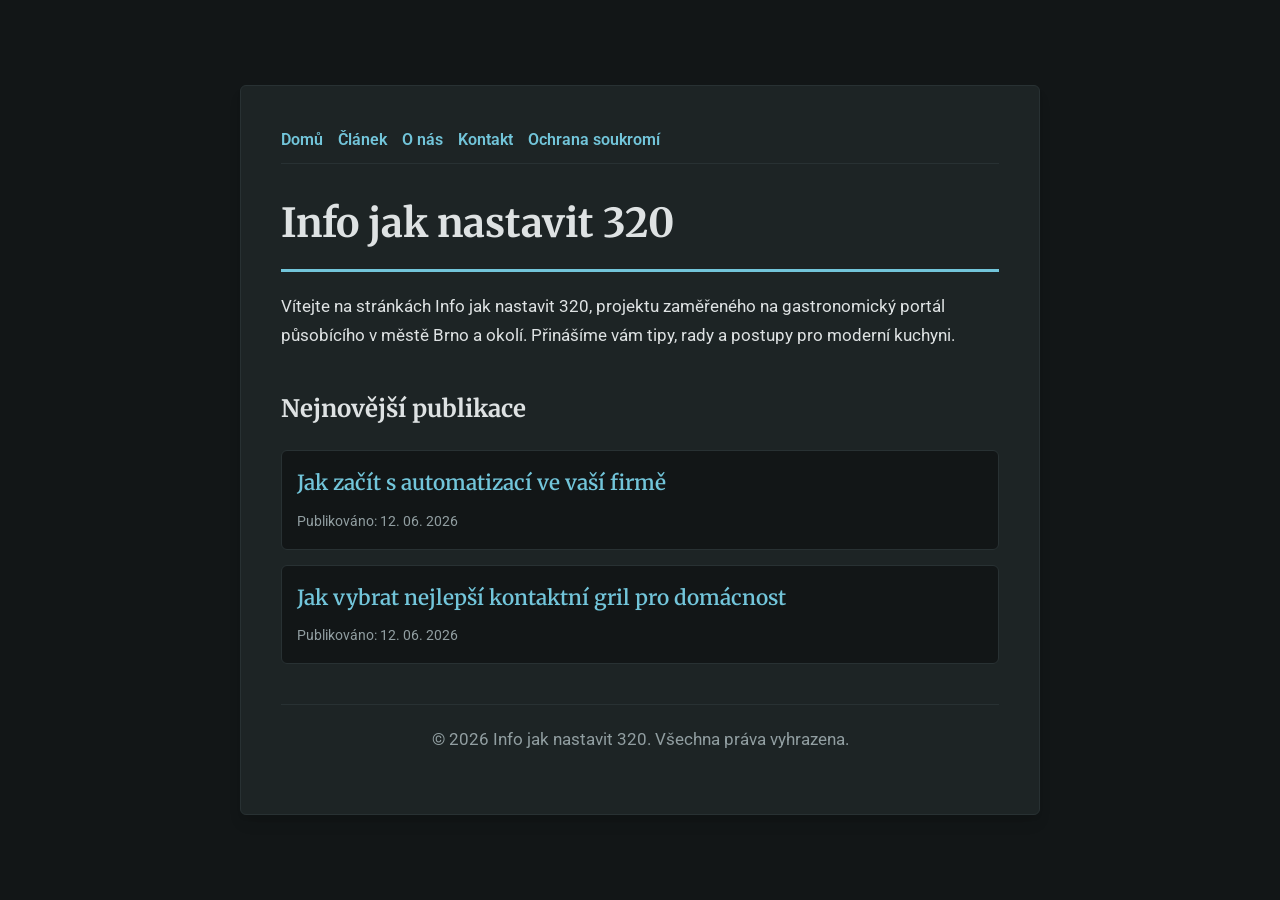
<file: index.html>
<!DOCTYPE html>
<html lang="cs">
<head>
    <meta charset="UTF-8">
    <meta name="viewport" content="width=device-width, initial-scale=1.0">
    <title>Info jak nastavit 320 | Gastronomický portál - Brno</title>
    <meta name="description" content="Vítejte na stránkách Info jak nastavit 320, projektu zaměřeného na gastronomický portál působícího v městě Brno a okolí. Přinášíme vám tipy, rady a postupy pro moderní kuchyni.">
    <meta name="geo.region" content="CZ" />
    <meta name="geo.placename" content="Brno" />
    <meta name="geo.position" content="49.1951;16.6068" />
    <meta name="ICBM" content="49.1951, 16.6068" />
    <link rel="stylesheet" href="style.css">
    <script type="application/ld+json">
{
  "@context": "https://schema.org",
  "@type": "LocalBusiness",
  "name": "Info jak nastavit 320",
  "url": "https://info-jak-nastavit-320.github.io",
  "telephone": "+420 541 555 456",
  "address": {
    "@type": "PostalAddress",
    "addressLocality": "Brno",
    "addressRegion": "Jihomoravský",
    "postalCode": "602 00",
    "addressCountry": "CZ"
  },
  "geo": {
    "@type": "GeoCoordinates",
    "latitude": 49.1951,
    "longitude": 16.6068
  }
}
</script>
</head>
<body>
    
        <div class="container" style="max-width: 800px;">
            <nav style="display: flex; gap: 15px; margin-bottom: 25px; border-bottom: 1px solid var(--border-color); padding-bottom: 10px; overflow-x: auto; flex-wrap: wrap;">
            <a href="index.html">Domů</a>
            <a href="jak-zacit-s-automatizaci-ve-vasi-firme.html">Článek</a>
            <a href="about.html">O nás</a>
            <a href="contact.html">Kontakt</a>
            <a href="privacy.html">Ochrana soukromí</a>
        </nav>
            <h1>Info jak nastavit 320</h1>
            <p>Vítejte na stránkách Info jak nastavit 320, projektu zaměřeného na gastronomický portál působícího v městě Brno a okolí. Přinášíme vám tipy, rady a postupy pro moderní kuchyni.</p>
            <h2 style="margin-top: 40px;">Nejnovější publikace</h2>
            <ul style="list-style-type: none; padding-left: 0;">
                <li style="background: var(--bg-color); padding: 15px; border-radius: var(--border-radius); border: 1px solid var(--border-color); margin-bottom: 15px;">
                <h3 style="margin-bottom: 5px; font-size: 1.3rem;"><a href="jak-zacit-s-automatizaci-ve-vasi-firme.html">Jak začít s automatizací ve vaší firmě</a></h3>
                <span style="font-size:0.85rem; color: var(--muted-text)">Publikováno: 12. 06. 2026</span>
            </li>
<li style="background: var(--bg-color); padding: 15px; border-radius: var(--border-radius); border: 1px solid var(--border-color); margin-bottom: 15px;">
                <h3 style="margin-bottom: 5px; font-size: 1.3rem;"><a href="jak-vybrat-nejlepsi-kontaktni-gril-pro-domacnost.html">Jak vybrat nejlepší kontaktní gril pro domácnost</a></h3>
                <span style="font-size:0.85rem; color: var(--muted-text)">Publikováno: 12. 06. 2026</span>
            </li>

            </ul>
            <footer>
                <p>&copy; 2026 Info jak nastavit 320. Všechna práva vyhrazena.</p>
            </footer>
        </div>
        
</body>
</html>
</file>
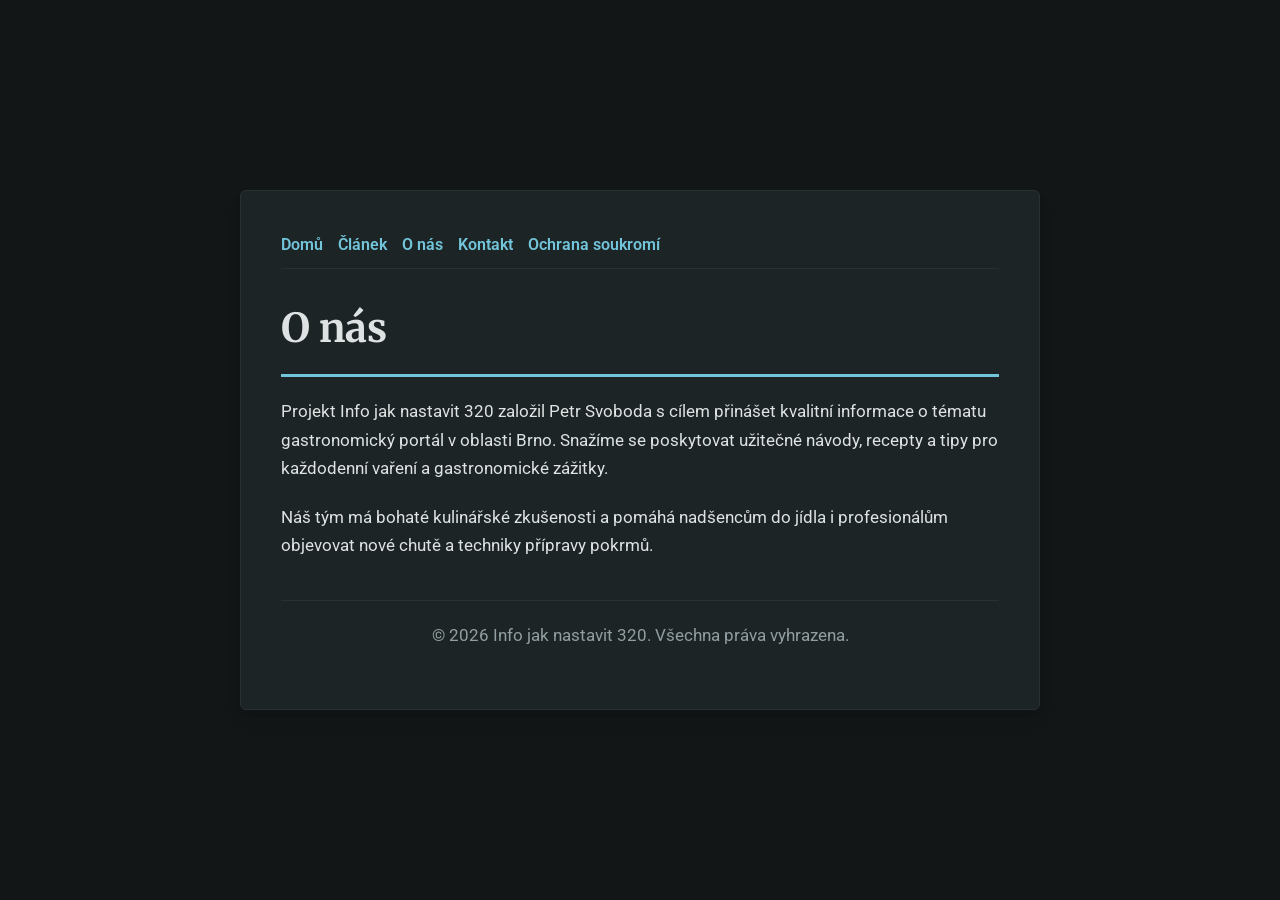
<file: about.html>
<!DOCTYPE html>
<html lang="cs">
<head>
    <meta charset="UTF-8">
    <meta name="viewport" content="width=device-width, initial-scale=1.0">
    <title>O nás | Info jak nastavit 320</title>
    <meta name="description" content="Projekt Info jak nastavit 320 založil Petr Svoboda s cílem přinášet kvalitní informace o tématu gastronomický portál v oblasti Brno. Snažíme se poskytovat užitečné návody, recepty a tipy pro každodenní vaření a gastronomické zážitky.">
    <meta name="geo.region" content="CZ" />
    <meta name="geo.placename" content="Brno" />
    <meta name="geo.position" content="49.1951;16.6068" />
    <meta name="ICBM" content="49.1951, 16.6068" />
    <link rel="stylesheet" href="style.css">
</head>
<body>
    
        <div class="container" style="max-width: 800px;">
            <nav style="display: flex; gap: 15px; margin-bottom: 25px; border-bottom: 1px solid var(--border-color); padding-bottom: 10px; overflow-x: auto; flex-wrap: wrap;">
            <a href="index.html">Domů</a>
            <a href="jak-zacit-s-automatizaci-ve-vasi-firme.html">Článek</a>
            <a href="about.html">O nás</a>
            <a href="contact.html">Kontakt</a>
            <a href="privacy.html">Ochrana soukromí</a>
        </nav>
            <h1>O nás</h1>
            <p>Projekt Info jak nastavit 320 založil Petr Svoboda s cílem přinášet kvalitní informace o tématu gastronomický portál v oblasti Brno. Snažíme se poskytovat užitečné návody, recepty a tipy pro každodenní vaření a gastronomické zážitky.</p>
            <p>Náš tým má bohaté kulinářské zkušenosti a pomáhá nadšencům do jídla i profesionálům objevovat nové chutě a techniky přípravy pokrmů.</p>
            <footer>
                <p>&copy; 2026 Info jak nastavit 320. Všechna práva vyhrazena.</p>
            </footer>
        </div>
        
</body>
</html>
</file>
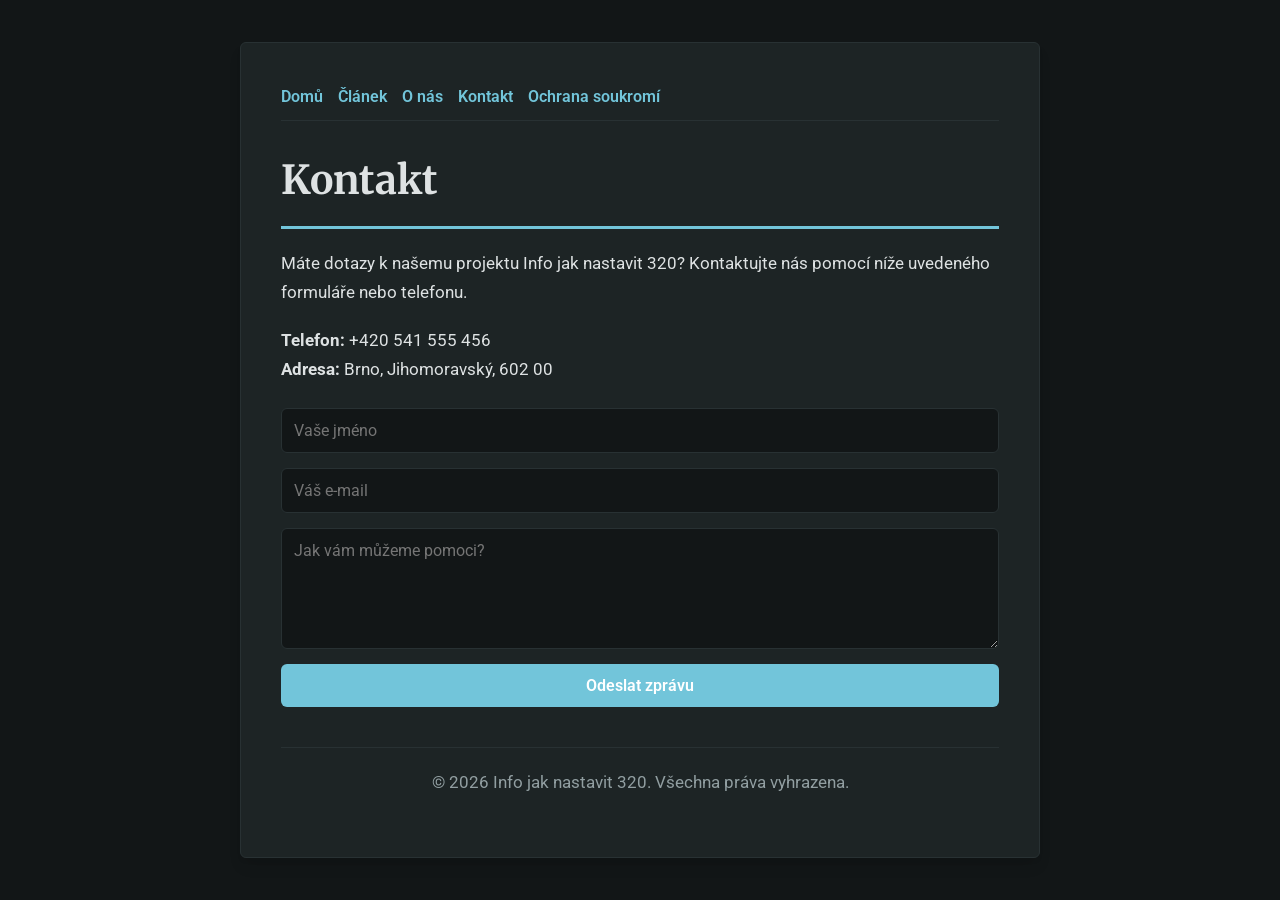
<file: contact.html>
<!DOCTYPE html>
<html lang="cs">
<head>
    <meta charset="UTF-8">
    <meta name="viewport" content="width=device-width, initial-scale=1.0">
    <title>Kontakt | Info jak nastavit 320</title>
    <meta name="description" content="Máte dotazy k našemu projektu Info jak nastavit 320? Kontaktujte nás pomocí níže uvedeného formuláře nebo telefonu.">
    <meta name="geo.region" content="CZ" />
    <meta name="geo.placename" content="Brno" />
    <meta name="geo.position" content="49.1951;16.6068" />
    <meta name="ICBM" content="49.1951, 16.6068" />
    <link rel="stylesheet" href="style.css">
</head>
<body>
    
        <div class="container" style="max-width: 800px;">
            <nav style="display: flex; gap: 15px; margin-bottom: 25px; border-bottom: 1px solid var(--border-color); padding-bottom: 10px; overflow-x: auto; flex-wrap: wrap;">
            <a href="index.html">Domů</a>
            <a href="jak-zacit-s-automatizaci-ve-vasi-firme.html">Článek</a>
            <a href="about.html">O nás</a>
            <a href="contact.html">Kontakt</a>
            <a href="privacy.html">Ochrana soukromí</a>
        </nav>
            <h1>Kontakt</h1>
            <p>Máte dotazy k našemu projektu Info jak nastavit 320? Kontaktujte nás pomocí níže uvedeného formuláře nebo telefonu.</p>
            <p><strong>Telefon:</strong> +420 541 555 456<br><strong>Adresa:</strong> Brno, Jihomoravský, 602 00</p>
            <form action="https://formspree.io/f/placeholder" method="POST">
                <input type="text" name="name" placeholder="Vaše jméno" required>
                <input type="email" name="email" placeholder="Váš e-mail" required>
                <textarea name="message" placeholder="Jak vám můžeme pomoci?" rows="5" required></textarea>
                <button type="submit">Odeslat zprávu</button>
            </form>
            <footer>
                <p>&copy; 2026 Info jak nastavit 320. Všechna práva vyhrazena.</p>
            </footer>
        </div>
        
</body>
</html>
</file>
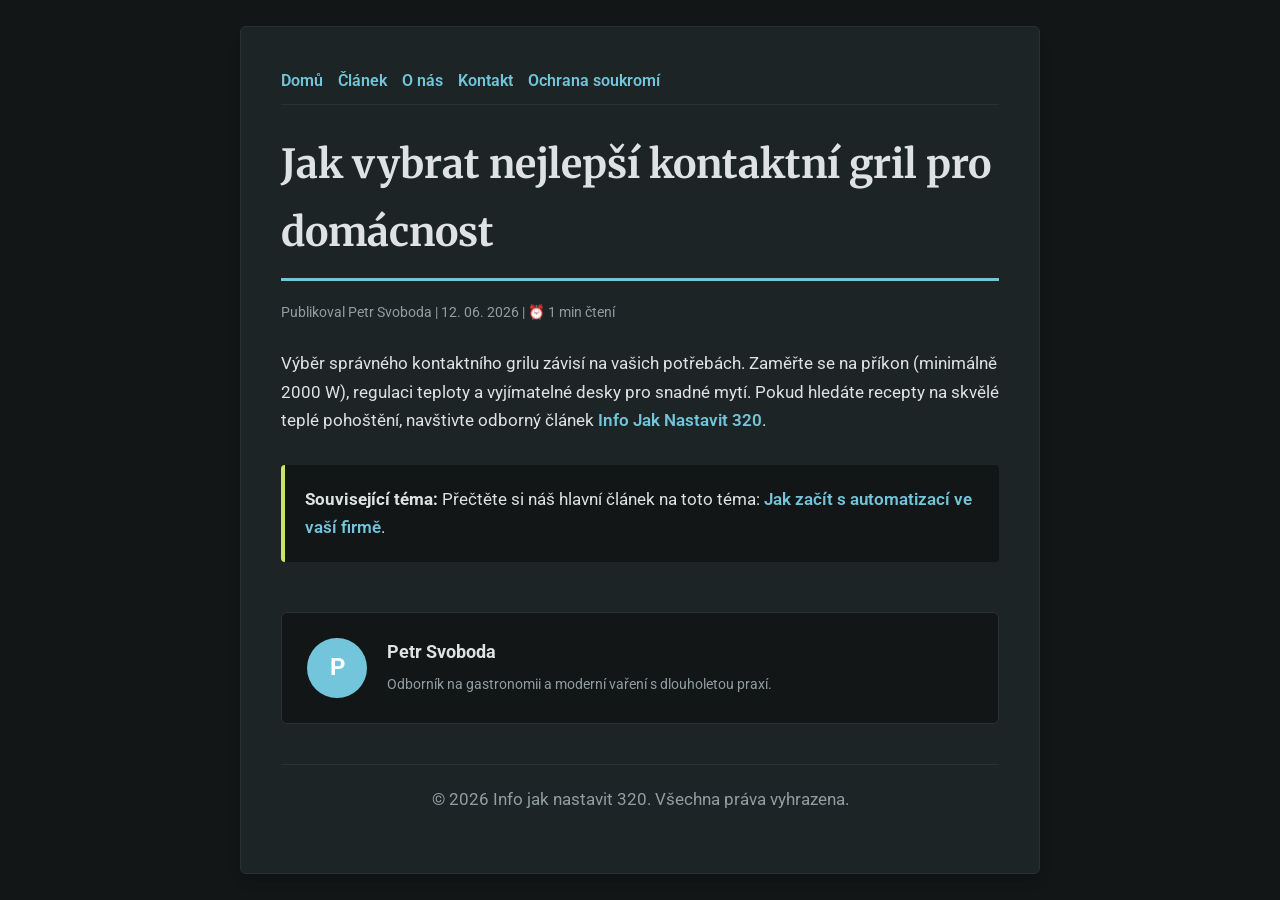
<file: jak-vybrat-nejlepsi-kontaktni-gril-pro-domacnost.html>
<!DOCTYPE html>
<html lang="cs">
<head>
    <meta charset="UTF-8">
    <meta name="viewport" content="width=device-width, initial-scale=1.0">
    <title>Jak vybrat nejlepší kontaktní gril pro domácnost - Info jak nastavit 320</title>
    <meta name="description" content="Jak vybrat nejlepší kontaktní gril pro domácnost">
    <meta name="geo.region" content="CZ" />
    <meta name="geo.placename" content="Brno" />
    <meta name="geo.position" content="49.1951;16.6068" />
    <meta name="ICBM" content="49.1951, 16.6068" />
    <link rel="stylesheet" href="style.css">
</head>
<body>
    
            <div class="container" style="max-width: 800px;">
                <nav style="display: flex; gap: 15px; margin-bottom: 25px; border-bottom: 1px solid var(--border-color); padding-bottom: 10px; overflow-x: auto; flex-wrap: wrap;">
            <a href="index.html">Domů</a>
            <a href="jak-zacit-s-automatizaci-ve-vasi-firme.html">Článek</a>
            <a href="about.html">O nás</a>
            <a href="contact.html">Kontakt</a>
            <a href="privacy.html">Ochrana soukromí</a>
        </nav>
                <h1>Jak vybrat nejlepší kontaktní gril pro domácnost</h1>
                <div style="font-size:0.85rem; color: var(--muted-text); margin-bottom: 25px;">
                    Publikoval Petr Svoboda | 12. 06. 2026 | ⏰ 1 min čtení
                </div>
                <article style="margin-top: 20px;">
                    <p>Výběr správného kontaktního grilu závisí na vašich potřebách. Zaměřte se na příkon (minimálně 2000 W), regulaci teploty a vyjímatelné desky pro snadné mytí. Pokud hledáte recepty na skvělé teplé pohoštění, navštivte odborný článek <a href="https://dwnldfullmovie-create.github.io/jak-nastavit-web-470/trendy-v-oblasti-digitalni-transformace-a-automatizace-procesu.html">Info Jak Nastavit 320</a>.</p>
                    <div class="link-resource" style="margin-top: 30px; padding: 20px; border-left: 4px solid var(--accent-color); background: var(--bg-color); border-radius: 4px;"><p style="margin: 0;"><strong>Související téma:</strong> Přečtěte si náš hlavní článek na toto téma: <a href="jak-zacit-s-automatizaci-ve-vasi-firme.html">Jak začít s automatizací ve vaší firmě</a>.</p></div>
                </article>
                
            <div class="author-box" style="margin-top: 50px; padding: 25px; background: var(--bg-color); border: 1px solid var(--border-color); border-radius: var(--border-radius); display: flex; gap: 20px; align-items: center;">
                <div style="width: 60px; height: 60px; border-radius: 50%; background: var(--primary-color); display: flex; align-items: center; justify-content: center; color: white; font-weight: bold; font-size: 1.5rem;">P</div>
                <div>
                    <h4 style="margin-bottom: 5px; font-weight: bold; font-size: 1.1rem;">Petr Svoboda</h4>
                    <p style="margin: 0; font-size: 0.9rem; color: var(--muted-text);">Odborník na gastronomii a moderní vaření s dlouholetou praxí.</p>
                </div>
            </div>
            
                <footer>
                    <p>&copy; 2026 Info jak nastavit 320. Všechna práva vyhrazena.</p>
                </footer>
            </div>
            
</body>
</html>
</file>
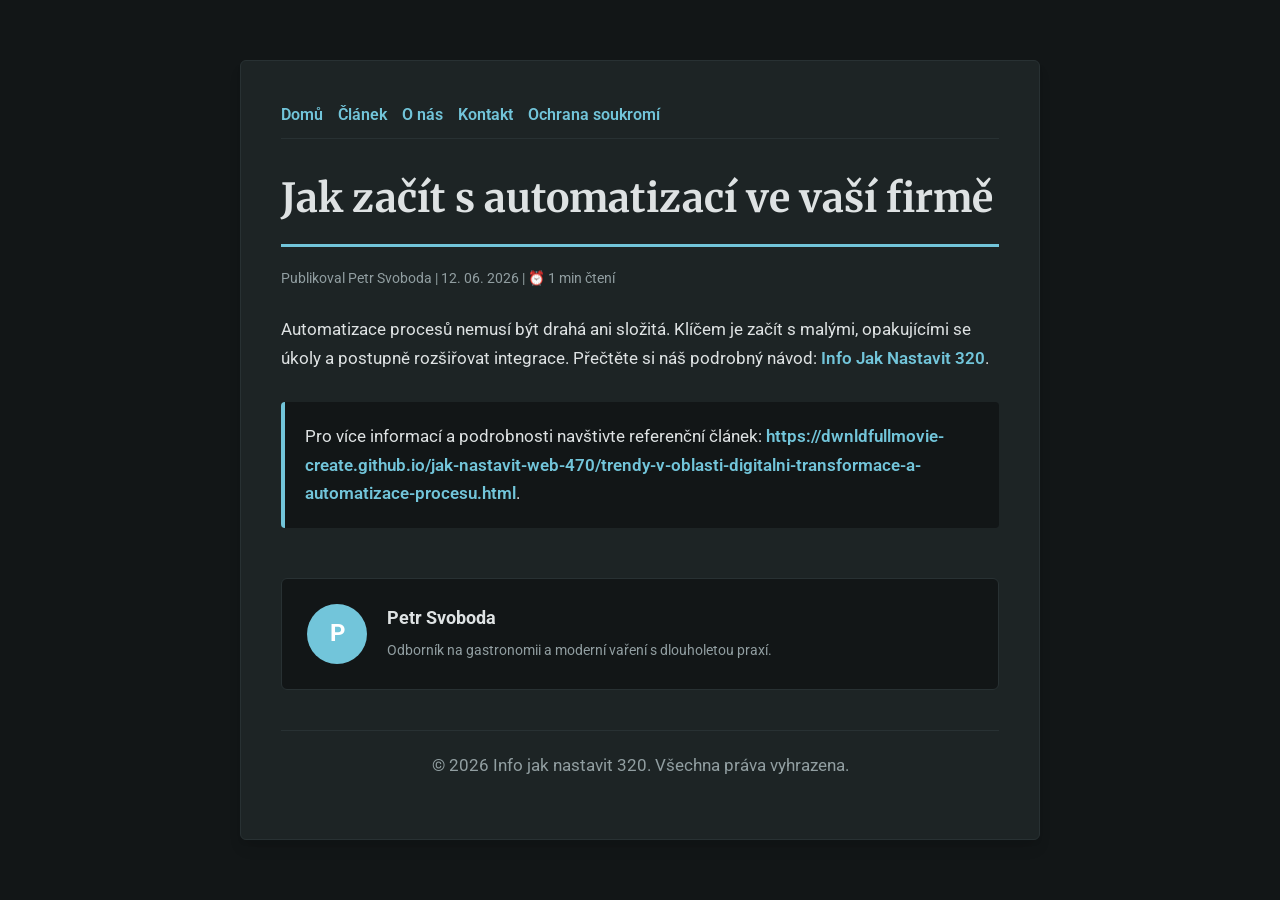
<file: jak-zacit-s-automatizaci-ve-vasi-firme.html>
<!DOCTYPE html>
<html lang="cs">
<head>
    <meta charset="UTF-8">
    <meta name="viewport" content="width=device-width, initial-scale=1.0">
    <title>Jak začít s automatizací ve vaší firmě - Info jak nastavit 320</title>
    <meta name="description" content="Jak začít s automatizací ve vaší firmě">
    <meta name="geo.region" content="CZ" />
    <meta name="geo.placename" content="Brno" />
    <meta name="geo.position" content="49.1951;16.6068" />
    <meta name="ICBM" content="49.1951, 16.6068" />
    <link rel="stylesheet" href="style.css">
</head>
<body>
    
            <div class="container" style="max-width: 800px;">
                <nav style="display: flex; gap: 15px; margin-bottom: 25px; border-bottom: 1px solid var(--border-color); padding-bottom: 10px; overflow-x: auto; flex-wrap: wrap;">
            <a href="index.html">Domů</a>
            <a href="jak-zacit-s-automatizaci-ve-vasi-firme.html">Článek</a>
            <a href="about.html">O nás</a>
            <a href="contact.html">Kontakt</a>
            <a href="privacy.html">Ochrana soukromí</a>
        </nav>
                <h1>Jak začít s automatizací ve vaší firmě</h1>
                <div style="font-size:0.85rem; color: var(--muted-text); margin-bottom: 25px;">
                    Publikoval Petr Svoboda | 12. 06. 2026 | ⏰ 1 min čtení
                </div>
                <article style="margin-top: 20px;">
                    <p>Automatizace procesů nemusí být drahá ani složitá. Klíčem je začít s malými, opakujícími se úkoly a postupně rozšiřovat integrace. Přečtěte si náš podrobný návod: <a href="https://dwnldfullmovie-create.github.io/jak-nastavit-web-470/trendy-v-oblasti-digitalni-transformace-a-automatizace-procesu.html">Info Jak Nastavit 320</a>.</p>
                    <div class="link-resource" style="margin-top: 30px; padding: 20px; border-left: 4px solid var(--primary-color); background: var(--bg-color); border-radius: 4px;"><p style="margin: 0;">Pro více informací a podrobnosti navštivte referenční článek: <strong><a href="https://dwnldfullmovie-create.github.io/jak-nastavit-web-470/trendy-v-oblasti-digitalni-transformace-a-automatizace-procesu.html">https://dwnldfullmovie-create.github.io/jak-nastavit-web-470/trendy-v-oblasti-digitalni-transformace-a-automatizace-procesu.html</a></strong>.</p></div>
                </article>
                
            <div class="author-box" style="margin-top: 50px; padding: 25px; background: var(--bg-color); border: 1px solid var(--border-color); border-radius: var(--border-radius); display: flex; gap: 20px; align-items: center;">
                <div style="width: 60px; height: 60px; border-radius: 50%; background: var(--primary-color); display: flex; align-items: center; justify-content: center; color: white; font-weight: bold; font-size: 1.5rem;">P</div>
                <div>
                    <h4 style="margin-bottom: 5px; font-weight: bold; font-size: 1.1rem;">Petr Svoboda</h4>
                    <p style="margin: 0; font-size: 0.9rem; color: var(--muted-text);">Odborník na gastronomii a moderní vaření s dlouholetou praxí.</p>
                </div>
            </div>
            
                <footer>
                    <p>&copy; 2026 Info jak nastavit 320. Všechna práva vyhrazena.</p>
                </footer>
            </div>
            
</body>
</html>
</file>
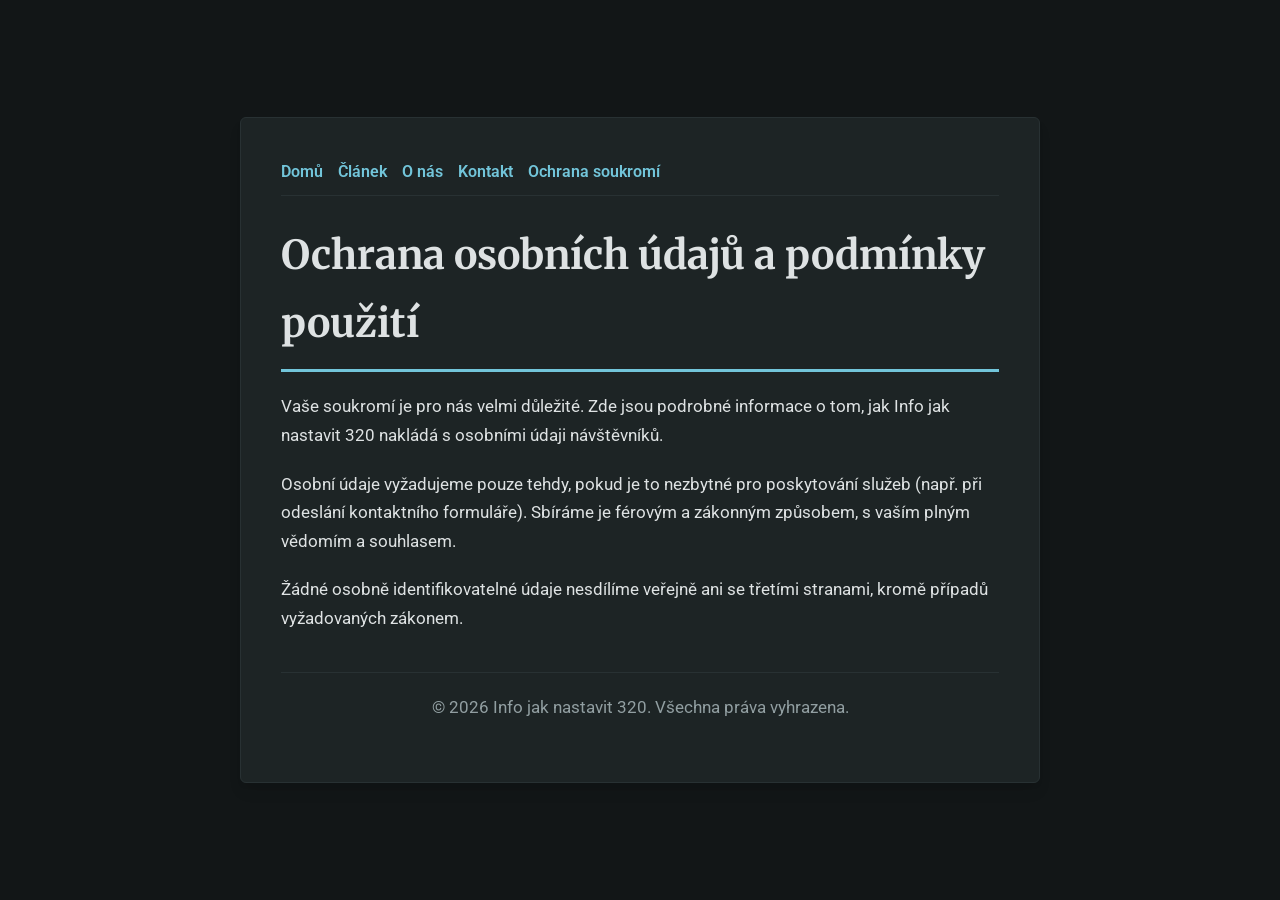
<file: privacy.html>
<!DOCTYPE html>
<html lang="cs">
<head>
    <meta charset="UTF-8">
    <meta name="viewport" content="width=device-width, initial-scale=1.0">
    <title>Ochrana osobních údajů a podmínky použití - Info jak nastavit 320</title>
    <meta name="description" content="Vaše soukromí je pro nás velmi důležité. Zde jsou podrobné informace o tom, jak Info jak nastavit 320 nakládá s osobními údaji návštěvníků.">
    <meta name="geo.region" content="CZ" />
    <meta name="geo.placename" content="Brno" />
    <meta name="geo.position" content="49.1951;16.6068" />
    <meta name="ICBM" content="49.1951, 16.6068" />
    <link rel="stylesheet" href="style.css">
</head>
<body>
    
        <div class="container" style="max-width: 800px;">
            <nav style="display: flex; gap: 15px; margin-bottom: 25px; border-bottom: 1px solid var(--border-color); padding-bottom: 10px; overflow-x: auto; flex-wrap: wrap;">
            <a href="index.html">Domů</a>
            <a href="jak-zacit-s-automatizaci-ve-vasi-firme.html">Článek</a>
            <a href="about.html">O nás</a>
            <a href="contact.html">Kontakt</a>
            <a href="privacy.html">Ochrana soukromí</a>
        </nav>
            <h1>Ochrana osobních údajů a podmínky použití</h1>
            <p>Vaše soukromí je pro nás velmi důležité. Zde jsou podrobné informace o tom, jak Info jak nastavit 320 nakládá s osobními údaji návštěvníků.</p>
            <p>Osobní údaje vyžadujeme pouze tehdy, pokud je to nezbytné pro poskytování služeb (např. při odeslání kontaktního formuláře). Sbíráme je férovým a zákonným způsobem, s vaším plným vědomím a souhlasem.</p>
            <p>Žádné osobně identifikovatelné údaje nesdílíme veřejně ani se třetími stranami, kromě případů vyžadovaných zákonem.</p>
            <footer>
                <p>&copy; 2026 Info jak nastavit 320. Všechna práva vyhrazena.</p>
            </footer>
        </div>
        
</body>
</html>
</file>
<file: style.css>
@import url('https://fonts.googleapis.com/css2?family=Merriweather:wght@700&family=Roboto:wght@400;600&display=swap');

:root {
    --bg-color: hsl(192, 12%, 8%);
    --card-bg: hsl(192, 12%, 13%);
    --text-color: hsl(192, 8%, 88%);
    --muted-text: hsl(192, 8%, 60%);
    --primary-color: hsl(192, 58%, 65%);
    --accent-color: hsl(72, 70%, 65%);
    --border-color: hsl(192, 12%, 18%);
    --border-radius: 6px;
    --shadow: 0 10px 15px -3px rgba(0, 0, 0, 0.1), 0 4px 6px -2px rgba(0, 0, 0, 0.05);
    --font-headline: 'Merriweather', sans-serif;
    --font-body: 'Roboto', sans-serif;
}

* {
    box-sizing: border-box;
    margin: 0;
    padding: 0;
}

body {
    background-color: var(--bg-color);
    color: var(--text-color);
    font-family: var(--font-body);
    line-height: 1.7;
    padding: 20px;
    display: flex;
    justify-content: center;
    min-height: 100vh;
}

a {
    color: var(--primary-color);
    text-decoration: none;
    font-weight: 600;
    transition: color 0.2s ease;
}

a:hover {
    color: var(--accent-color);
    text-decoration: underline;
}

.container {
    width: 100%;
    max-width: 900px;
    background: var(--card-bg);
    border: 1px solid var(--border-color);
    border-radius: var(--border-radius);
    padding: 40px;
    box-shadow: var(--shadow);
    margin: auto;
}

h1, h2, h3 {
    font-family: var(--font-headline);
    margin-bottom: 20px;
    color: var(--text-color);
}

h1 {
    font-size: 2.5rem;
    border-bottom: 3px solid var(--primary-color);
    padding-bottom: 12px;
}

p {
    margin-bottom: 20px;
    font-size: 1.05rem;
}

ul {
    margin-bottom: 20px;
    padding-left: 20px;
}

li {
    margin-bottom: 8px;
}

form {
    display: flex;
    flex-direction: column;
    gap: 15px;
    margin-top: 25px;
}

input, textarea, button {
    padding: 12px;
    border: 1px solid var(--border-color);
    border-radius: var(--border-radius);
    font-family: var(--font-body);
    font-size: 1rem;
    background: var(--bg-color);
    color: var(--text-color);
}

button {
    background: var(--primary-color);
    color: white;
    font-weight: 600;
    border: none;
    cursor: pointer;
    transition: background 0.2s ease;
}

button:hover {
    background: var(--accent-color);
}

footer {
    margin-top: 40px;
    border-top: 1px solid var(--border-color);
    padding-top: 20px;
    font-size: 0.9rem;
    color: var(--muted-text);
    text-align: center;
}
</file>
